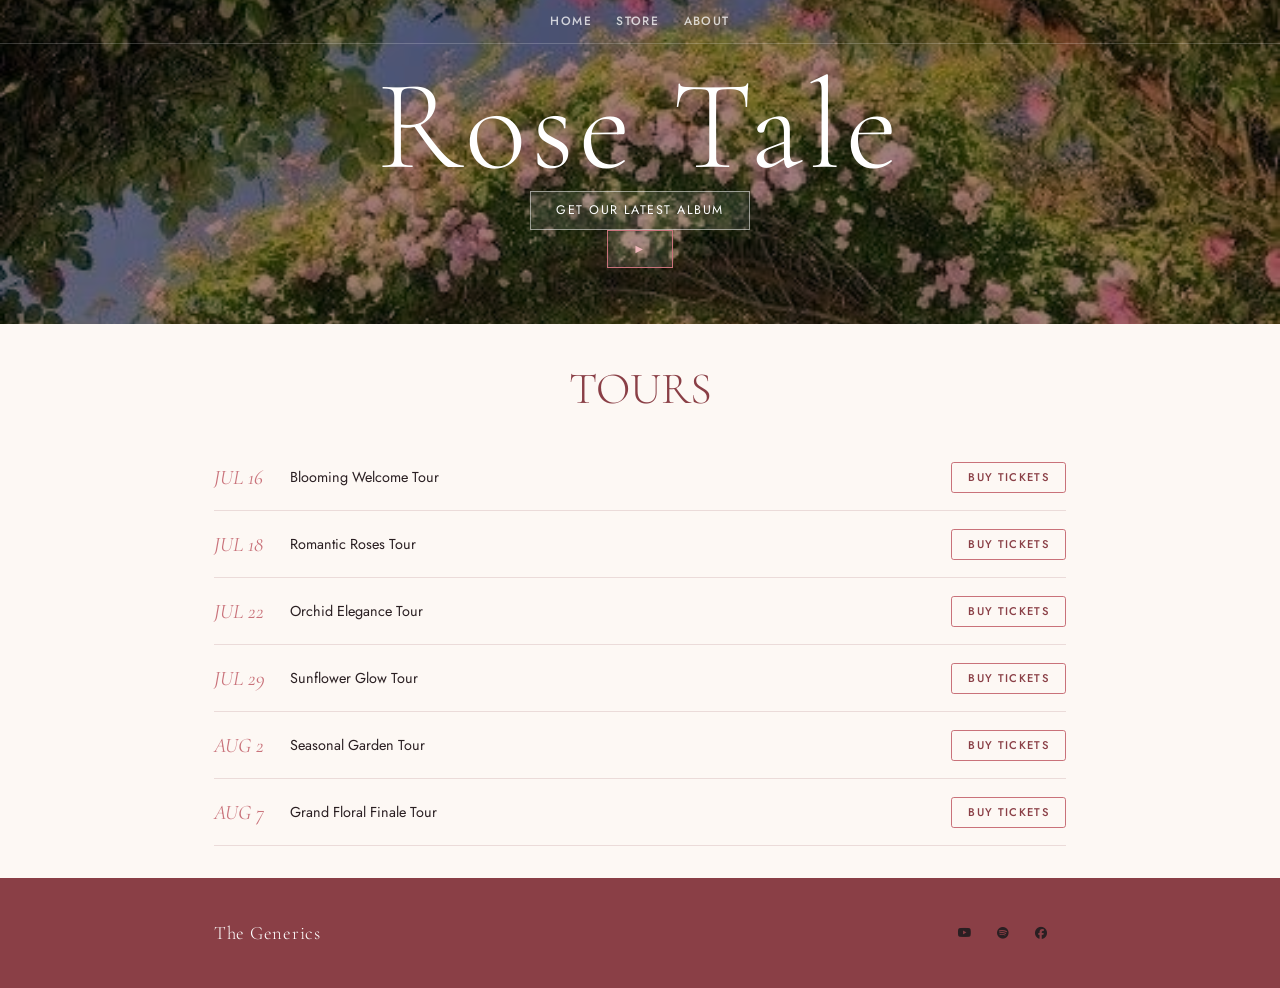
<file: index.html>
<!DOCTYPE html>
<html>
    <head>
        <title>Rose Tale</title>
        <meta name="description" content="This is the description">
        <link rel="stylesheet" href="style.css" />
        <link rel="stylesheet"
href="https://cdnjs.cloudflare.com/ajax/libs/font-awesome/6.5.1/css/all.min.css">
        <meta name="viewport" content="width=device-width, initial-scale=1.0">
    </head>
    <body>
        <header class="main-header">
            
            <nav class="nav main-nav">
                <ul>
                    <li><a href="index.html">HOME</a></li>
                    <li><a href="store.html">STORE</a></li>
                    <li><a href="about.html">ABOUT</a></li>
                </ul>
            </nav>
            <h1 class="band-name band-name-large">Rose Tale</h1>
            <div class="container">
                <button type="button" class="btn btn-header">Get our Latest Album</button>
            </div>
            <button  onclick="window.open('https://www.pinterest.com/search/pins/?q=flowers', '_blank')" type="button" class="btn btn-header btn-play">&#9658;</button>
        </header>
        <section class="content-section container">
            <h2 class="section-header">TOURS</h2>
            <div>
                <div class="tour-row">
                    <span class="tour-item tour-date">JUL 16</span>
                    <span class="tour-item tour-arena">Blooming Welcome Tour</span>
                    <button type="button" class="tour-item tour-btn btn btn-primary">BUY TICKETS</button>
                </div>
                <div class="tour-row">
                    <span class="tour-item tour-date">JUL 18</span>
                    <span class="tour-item tour-arena">Romantic Roses Tour</span>
                    <button type="button" class="tour-item tour-btn btn btn-primary">BUY TICKETS</button>
                </div>
                <div class="tour-row">
                    <span class="tour-item tour-date">JUL 22</span>
                    <span class="tour-item tour-arena">Orchid Elegance Tour</span>
                    <button type="button" class="tour-item tour-btn btn btn-primary">BUY TICKETS</button>
                </div>
                <div class="tour-row">
                    <span class="tour-item tour-date">JUL 29</span>
                    <span class="tour-item tour-arena">Sunflower Glow Tour</span>
                    <button type="button" class="tour-item tour-btn btn btn-primary">BUY TICKETS</button>
                </div>
                <div class="tour-row">
                    <span class="tour-item tour-date">AUG 2</span>
                    <span class="tour-item tour-arena">Seasonal Garden Tour</span>
                    <button type="button" class="tour-item tour-btn btn btn-primary">BUY TICKETS</button>
                </div>
                <div class="tour-row">
                    <span class="tour-item tour-date">AUG 7</span>
                    <span class="tour-item tour-arena">Grand Floral Finale Tour</span>
                    <button type="button" class="tour-item tour-btn btn btn-primary">BUY TICKETS</button>
                </div>
            </div>
        </section>
        <footer class="main-footer">
            <div class="container main-footer-container">
                <h3 class="band-name">The Generics</h3>
                <ul class="nav footer-nav">
                    <li>
      <a href="https://www.youtube.com" target="_blank">
    <i class="fa-brands fa-youtube"></i>
</a>

<a href="https://www.spotify.com" target="_blank">
    <i class="fa-brands fa-spotify"></i>
</a>

<a href="https://www.facebook.com" target="_blank">
    <i class="fa-brands fa-facebook"></i>
</a>
                    </li>
                </ul>
            </div>
        </footer>
            <script src="script.js" async></script>

    </body>
</html>
</file>
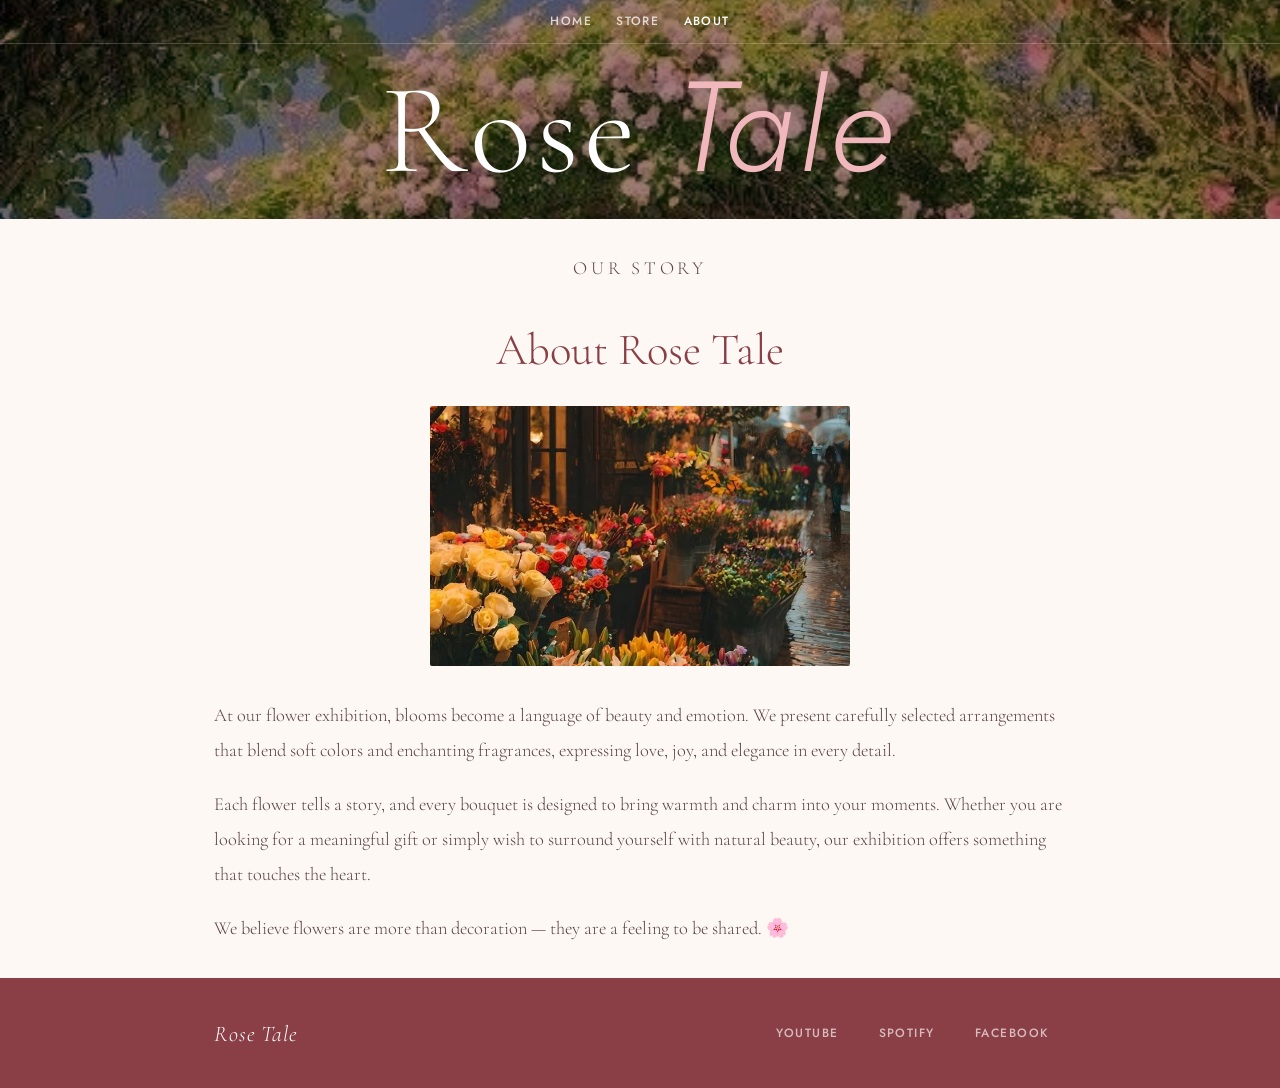
<file: about.html>
<!DOCTYPE html>
<html lang="en">
<head>
    <meta charset="UTF-8">
    <title>Rose Tale | About</title>
    <meta name="description" content="About Rose Tale">
    <link rel="stylesheet" href="style.css" />
   <meta name="viewport" content="width=device-width, initial-scale=1.0">
</head>
<body>
    <header class="main-header main-header--small">
        <nav class="nav main-nav">
            <ul>
                <li><a href="index.html">HOME</a></li>
                <li><a href="store.html">STORE</a></li>
                <li><a href="about.html" class="active">ABOUT</a></li>
            </ul>
        </nav>
        <h1 class="band-name band-name-large">Rose <em>Tale</em></h1>
    </header>

    <section class="content-section container">
        <p class="section-eyebrow">Our Story</p>
        <h2 class="section-header">About Rose Tale</h2>
        <img class="about-band-image" src="Images/gallery.jpg" alt="Rose Tale Gallery">
        <p>At our flower exhibition, blooms become a language of beauty and emotion. We present carefully selected arrangements that blend soft colors and enchanting fragrances, expressing love, joy, and elegance in every detail.</p>
        <p>Each flower tells a story, and every bouquet is designed to bring warmth and charm into your moments. Whether you are looking for a meaningful gift or simply wish to surround yourself with natural beauty, our exhibition offers something that touches the heart.</p>
        <p>We believe flowers are more than decoration — they are a feeling to be shared. 🌸</p>
    </section>

    <footer class="main-footer">
        <div class="container main-footer-container">
            <h3 class="band-name footer-brand">Rose Tale</h3>
            <ul class="nav footer-nav">
                <li><a href="https://www.youtube.com" target="_blank">YouTube</a></li>
                <li><a href="https://www.spotify.com" target="_blank">Spotify</a></li>
                <li><a href="https://www.facebook.com" target="_blank">Facebook</a></li>
            </ul>
        </div>
    </footer>
</body>
</html>
</file>
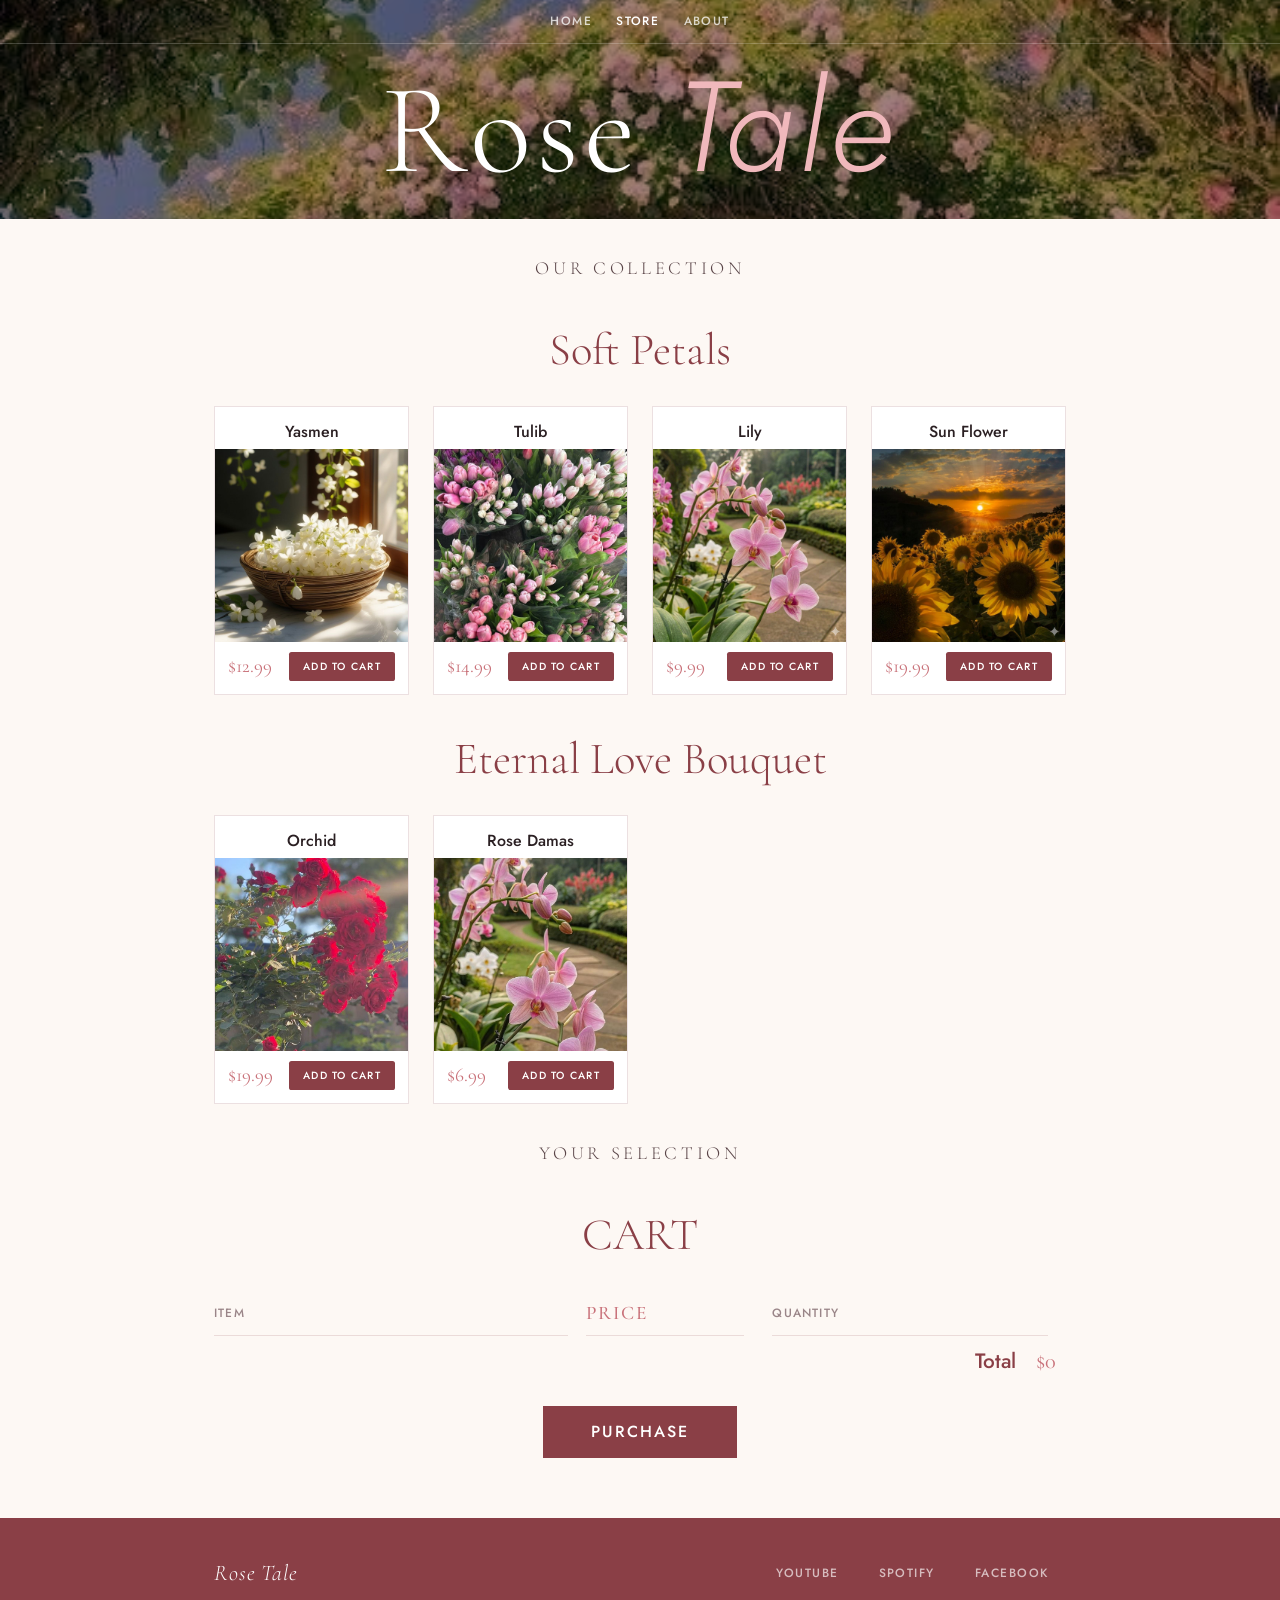
<file: store.html>
<!DOCTYPE html>
<html lang="en">
<head>
    <meta charset="UTF-8">
    <title>Rose Tale | Store</title>
    <meta name="description" content="Rose Tale Flower Store">
    <link rel="stylesheet" href="style.css" />
      <meta name="viewport" content="width=device-width, initial-scale=1.0">
</head>
<body>
    <header class="main-header main-header--small">
        <nav class="main-nav nav">
            <ul>
                <li><a href="index.html">HOME</a></li>
                <li><a href="store.html" class="active">STORE</a></li>
                <li><a href="about.html">ABOUT</a></li>
            </ul>
        </nav>
        <h1 class="band-name band-name-large">Rose <em>Tale</em></h1>
    </header>

    <section class="container content-section">
        <p class="section-eyebrow">Our Collection</p>
        <h2 class="section-header">Soft Petals</h2>
        <div class="shop-items">
            <div class="shop-item">
                <span class="shop-item-title">Yasmen</span>
                <img class="shop-item-image" src="Images/flower2.jpg" alt="Yasmen">
                <div class="shop-item-details">
                    <span class="shop-item-price">$12.99</span>
                    <button class="btn btn-primary shop-item-button" type="button">ADD TO CART</button>
                </div>
            </div>
            <div class="shop-item">
                <span class="shop-item-title">Tulib</span>
                <img class="shop-item-image" src="Images/flower3.jpg" alt="Tulib">
                <div class="shop-item-details">
                    <span class="shop-item-price">$14.99</span>
                    <button class="btn btn-primary shop-item-button" type="button">ADD TO CART</button>
                </div>
            </div>
            <div class="shop-item">
                <span class="shop-item-title">Lily</span>
                <img class="shop-item-image" src="Images/flower4.jpg" alt="Lily">
                <div class="shop-item-details">
                    <span class="shop-item-price">$9.99</span>
                    <button class="btn btn-primary shop-item-button" type="button">ADD TO CART</button>
                </div>
            </div>
            <div class="shop-item">
                <span class="shop-item-title">Sun Flower</span>
                <img class="shop-item-image" src="Images/flower5.jpg" alt="Sun Flower">
                <div class="shop-item-details">
                    <span class="shop-item-price">$19.99</span>
                    <button class="btn btn-primary shop-item-button" type="button">ADD TO CART</button>
                </div>
            </div>
        </div>
    </section>

    <section class="container content-section">
        <h2 class="section-header">Eternal Love Bouquet</h2>
        <div class="shop-items">
            <div class="shop-item">
                <span class="shop-item-title">Orchid</span>
                <img class="shop-item-image" src="Images/flower9.jpg" alt="Orchid">
                <div class="shop-item-details">
                    <span class="shop-item-price">$19.99</span>
                    <button class="btn btn-primary shop-item-button" type="button">ADD TO CART</button>
                </div>
            </div>
            <div class="shop-item">
                <span class="shop-item-title">Rose Damas</span>
                <img class="shop-item-image" src="Images/flower7.jpg" alt="Rose Damas">
                <div class="shop-item-details">
                    <span class="shop-item-price">$6.99</span>
                    <button class="btn btn-primary shop-item-button" type="button">ADD TO CART</button>
                </div>
            </div>
        </div>
    </section>

    <section class="container content-section">
        <p class="section-eyebrow">Your Selection</p>
        <h2 class="section-header">CART</h2>
        <div class="cart-row">
            <span class="cart-item cart-header cart-column">ITEM</span>
            <span class="cart-price cart-header cart-column">PRICE</span>
            <span class="cart-quantity cart-header cart-column">QUANTITY</span>
        </div>
        <div class="cart-items"></div>
        <div class="cart-total">
            <strong class="cart-total-title">Total</strong>
            <span class="cart-total-price">$0</span>
        </div>
        <button class="btn btn-primary btn-purchase" type="button">PURCHASE</button>
    </section>

    <footer class="main-footer">
        <div class="container main-footer-container">
            <h3 class="band-name footer-brand">Rose Tale</h3>
            <ul class="nav footer-nav">
                <li><a href="https://www.youtube.com" target="_blank">YouTube</a></li>
                <li><a href="https://www.spotify.com" target="_blank">Spotify</a></li>
                <li><a href="https://www.facebook.com" target="_blank">Facebook</a></li>
            </ul>
        </div>
    </footer>
        <script src="script.js" async></script>

</body>
</html>
</file>
<file: style.css>
@import url('https://fonts.googleapis.com/css2?family=Cormorant+Garamond:ital,wght@0,300;0,400;0,600;1,300;1,400&family=Jost:wght@300;400;500&display=swap');

:root {
    --rose: #c9727a;
    --rose-light: #f5e8ea;
    --rose-dark: #8a3f46;
    --cream: #fdf8f4;
    --text: #2a1f22;
    --muted: #9a8588;
    --border: rgba(180,130,135,0.25);
}

* {
    box-sizing: border-box;
    font-family: 'Jost', sans-serif;
    color: var(--text);
}

html, body {
    margin: 0;
    padding: 0;
    min-height: 100%;
    background: var(--cream);
}

/* ── NAV ── */
.nav ul { margin: 0; padding: 0; }
.nav li { display: inline; }
.nav a {
    display: inline-block;
    padding: .5em .8em;
    color: rgba(255,255,255,.75);
    text-decoration: none;
    font-size: .75rem;
    font-weight: 500;
    letter-spacing: .12em;
    text-transform: uppercase;
    transition: color .2s;
}
.nav a:hover, .nav a.active { color: white; }

.main-nav {
    text-align: center;
    border-bottom: 1px solid rgba(255,255,255,.2);
    padding: .4rem 0;
}

/* ── HEADER ── */
.main-header {
    background-color: rgba(80,20,25,.55);
    background-image: url("Images/flower1.jpg");
    background-blend-mode: multiply;
    background-size: cover;
    background-position: center;
    padding-bottom: 3.5rem;
    text-align: center;
}

.main-header--small {
    padding-bottom: 1.5rem;
}

.band-name {
    text-align: center;
    margin: 0;
    font-family: 'Cormorant Garamond', serif;
    font-weight: 300;
    color: white;
    letter-spacing: .04em;
}

.band-name em {
    font-style: italic;
    color: #f0b8bc;
}

.band-name-large {
    font-size: clamp(3.5rem, 12vw, 8rem);
    line-height: 1;
    padding-top: 1.2rem;
}

.footer-brand {
    font-size: 1.4rem;
    font-style: italic;
}

.hero-subtitle {
    color: rgba(255,255,255,.7);
    font-size: .95rem;
    font-weight: 300;
    max-width: 320px;
    margin: .8rem auto 1.8rem;
    line-height: 1.8;
}

.hero-btns {
    display: flex;
    gap: 1rem;
    flex-wrap: wrap;
    justify-content: center;
    padding-bottom: .5rem;
}

/* ── CONTAINER ── */
.container {
    max-width: 900px;
    margin: 0 auto;
    padding: 0 1.5em;
}

.content-section { margin: 2em auto; }

/* ── SECTION HEADERS ── */
.section-eyebrow {
    font-size: .7rem;
    letter-spacing: .2em;
    text-transform: uppercase;
    color: var(--rose);
    text-align: center;
    margin-bottom: .4rem;
}

.section-header {
    font-family: 'Cormorant Garamond', serif;
    font-weight: 300;
    color: var(--rose-dark);
    text-align: center;
    font-size: clamp(1.8rem, 5vw, 2.8rem);
    margin-bottom: 1.8rem;
}

/* ── BUTTONS ── */
.btn {
    text-align: center;
    vertical-align: middle;
    padding: .67em 1.4em;
    cursor: pointer;
    font-family: 'Jost', sans-serif;
    font-size: .78rem;
    letter-spacing: .12em;
    text-transform: uppercase;
    transition: background .2s, transform .15s;
}

.btn-header {
    color: white;
    border: 1px solid rgba(255,255,255,.5);
    background-color: rgba(255,255,255,.1);
    font-size: .78rem;
    font-weight: 400;
    padding: .75em 2em;
}
.btn-header:hover { background-color: rgba(255,255,255,.25); transform: translateY(-1px); }

.btn-play {
    border-color: var(--rose);
    color: #f0b8bc;
}
.btn-play:hover { background-color: rgba(201,114,122,.2); }

.btn-primary {
    color: white;
    background-color: var(--rose-dark);
    border: none;
    border-radius: .25em;
    font-weight: 500;
}
.btn-primary:hover { background-color: var(--rose); }

/* ── TOURS ── */
.tour-list { border-top: 1px solid var(--border); }

.tour-row {
    display: flex;
    align-items: center;
    gap: 1rem;
    padding: 1.1rem 0;
    border-bottom: 1px solid var(--border);
    flex-wrap: wrap;
}

.tour-item { display: inline-block; }

.tour-date {
    font-family: 'Cormorant Garamond', serif;
    font-size: 1.3rem;
    font-style: italic;
    color: var(--rose);
    min-width: 60px;
    font-weight: 400;
}

.tour-arena {
    flex: 1;
    font-size: .9rem;
    color: var(--text);
    min-width: 140px;
}

.tour-btn {
    background: none !important;
    border: 1px solid var(--rose) !important;
    color: var(--rose-dark) !important;
    padding: .4rem 1rem;
    font-size: .7rem;
    white-space: nowrap;
}
.tour-btn:hover { background: var(--rose) !important; color: white !important; }

/* ── SHOP ── */
.shop-items {
    display: grid;
    grid-template-columns: repeat(auto-fill, minmax(180px, 1fr));
    gap: 1.5rem;
    justify-items: center;
}

.shop-item {
    background: white;
    border: 1px solid var(--border);
    overflow: hidden;
    width: 100%;
    transition: box-shadow .25s, transform .2s;
}
.shop-item:hover { box-shadow: 0 8px 28px rgba(138,63,70,.12); transform: translateY(-2px); }

.shop-item-title {
    display: block;
    width: 100%;
    text-align: center;
    font-weight: 500;
    font-size: 1rem;
    color: var(--text);
    padding: .8rem .8rem .4rem;
}

.shop-item-image {
    width: 100%;
    aspect-ratio: 1;
    object-fit: cover;
    display: block;
    background: var(--rose-light);
}

.shop-item-details {
    display: flex;
    align-items: center;
    padding: .6rem .8rem .8rem;
    gap: .5rem;
}

.shop-item-price {
    flex-grow: 1;
    font-family: 'Cormorant Garamond', serif;
    font-size: 1.2rem;
    color: var(--rose);
}

.shop-item-button {
    padding: .45rem .9rem;
    font-size: .65rem;
}

/* ── CART ── */
.cart-row { display: flex; }

.cart-header {
    font-weight: 500;
    font-size: .75rem;
    letter-spacing: .1em;
    text-transform: uppercase;
    color: var(--muted);
}

.cart-column {
    display: flex;
    align-items: center;
    border-bottom: 1px solid var(--border);
    margin-right: 1.5em;
    padding-bottom: 10px;
    margin-top: 10px;
}

.cart-item { width: 45%; }
.cart-price { width: 20%; font-family: 'Cormorant Garamond', serif; font-size: 1.2rem; color: var(--rose); }
.cart-quantity { width: 35%; }

.cart-item-title { color: var(--text); margin-left: .5em; font-size: 1rem; }
.cart-item-image { width: 60px; height: 60px; object-fit: cover; border-radius: 6px; }

.btn-danger {
    color: white;
    background-color: #EB5757;
    border: none;
    border-radius: .25em;
    font-weight: 500;
    font-size: .65rem;
    letter-spacing: .08em;
}
.btn-danger:hover { background-color: #CC4C4C; }

.cart-quantity-input {
    height: 34px;
    width: 50px;
    border-radius: 5px;
    border: 1px solid var(--border);
    background-color: white;
    color: var(--text);
    text-align: center;
    font-size: 1rem;
    margin-right: 12px;
}

.cart-row:last-child { border-bottom: 1px solid var(--border); }
.cart-row:last-child .cart-column { border: none; }

.cart-total {
    text-align: end;
    margin-top: 10px;
    margin-right: 10px;
}
.cart-total-title { font-weight: 500; font-size: 1.3rem; color: var(--rose-dark); margin-right: 15px; }
.cart-total-price { font-family: 'Cormorant Garamond', serif; font-size: 1.4rem; color: var(--rose); }

.btn-purchase {
    display: block;
    margin: 30px auto 60px auto;
    font-size: 1em;
    padding: .9rem 3rem;
    border-radius: 0;
}

/* ── ABOUT ── */
.about-band-image {
    display: block;
    width: 100%;
    max-width: 420px;
    height: 260px;
    object-fit: cover;
    border-radius: 2px;
    margin: 0 auto 2rem;
}

.content-section p {
    font-family: 'Cormorant Garamond', serif;
    font-size: 1.15rem;
    line-height: 1.9;
    color: #5a4548;
    margin-bottom: 1.2rem;
    font-weight: 300;
}

/* ── FOOTER ── */
.main-footer {
    background-color: var(--rose-dark);
    padding: 1.5rem 0;
}

.main-footer-container {
    display: flex;
    align-items: center;
    gap: 1rem;
}

.main-footer-container ul { flex-grow: 1; text-align: end; padding: 0; }

.footer-nav li { padding: 0 .5em; }
.footer-nav a { color: rgba(255,255,255,.65) !important; font-size: .75rem; }
.footer-nav a:hover { color: white !important; }

/* ════════════════════════════
   MOBILE RESPONSIVE
════════════════════════════ */
@media (max-width: 600px) {

    .band-name-large { font-size: 3.2rem; }

    .hero-btns { flex-direction: column; align-items: center; }
    .btn-header { width: 85%; text-align: center; }

    /* NAV */
    .main-nav li { display: block; padding: 8px 0; }

    /* TOURS */
    .tour-row { flex-direction: column; text-align: center; gap: .6rem; }
    .tour-date, .tour-arena { width: 100%; min-width: unset; }
    .tour-btn { max-width: 200px; margin: 0 auto; }

    /* SHOP */
    .shop-items { grid-template-columns: repeat(2, 1fr); gap: .9rem; }
    .shop-item-image { height: auto; }
    .shop-item-details { flex-direction: column; align-items: flex-start; gap: .5rem; }
    .shop-item-button { width: 100%; }

    /* CART */
    .cart-row { flex-direction: column; }
    .cart-column { width: 100%; margin-right: 0; justify-content: center; }
    .cart-item, .cart-price, .cart-quantity { width: 100%; text-align: center; }
    .cart-quantity-input { margin-right: 0; margin-top: 8px; }
    .cart-total { text-align: center; }
    .btn-purchase { width: 90%; font-size: .85rem; }

    /* ABOUT */
    .about-band-image { height: 200px; }

    /* FOOTER */
    .main-footer-container { flex-direction: column; text-align: center; }
    .main-footer-container ul { text-align: center; }
}
</file>
